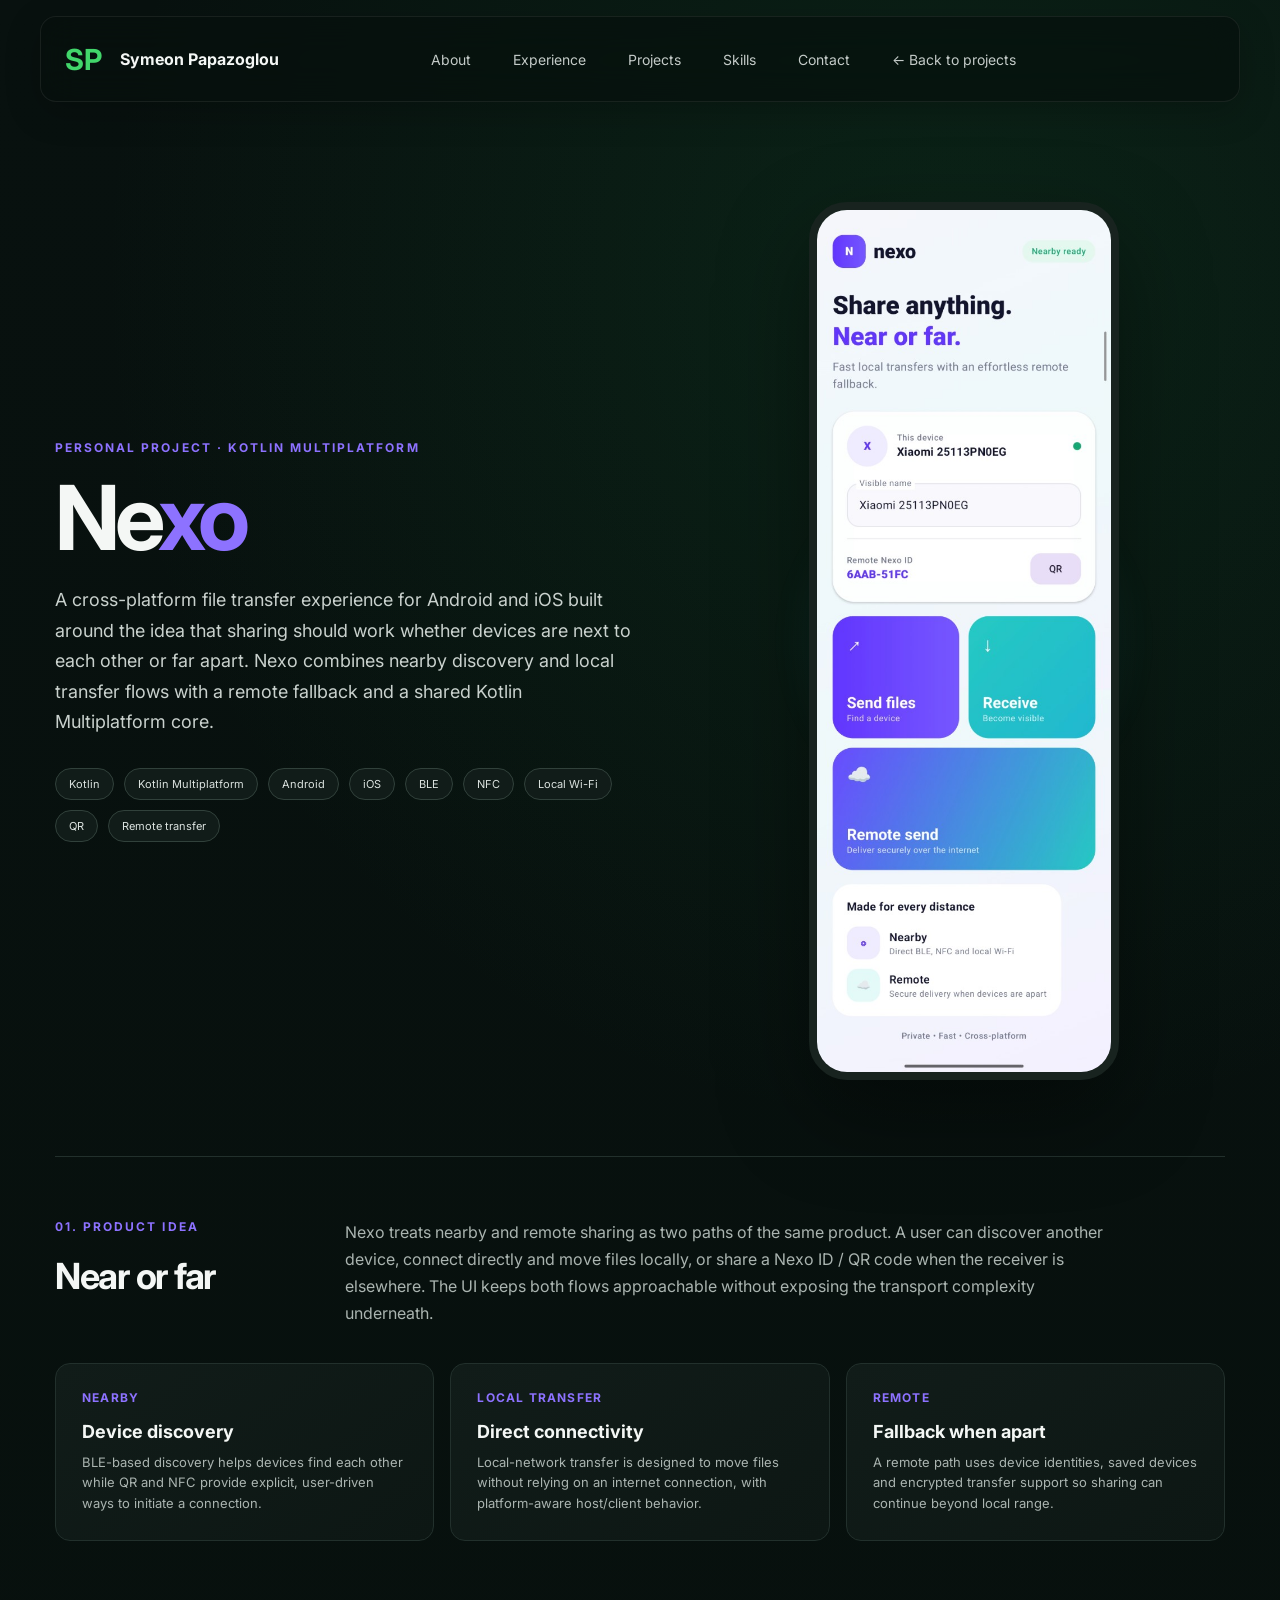
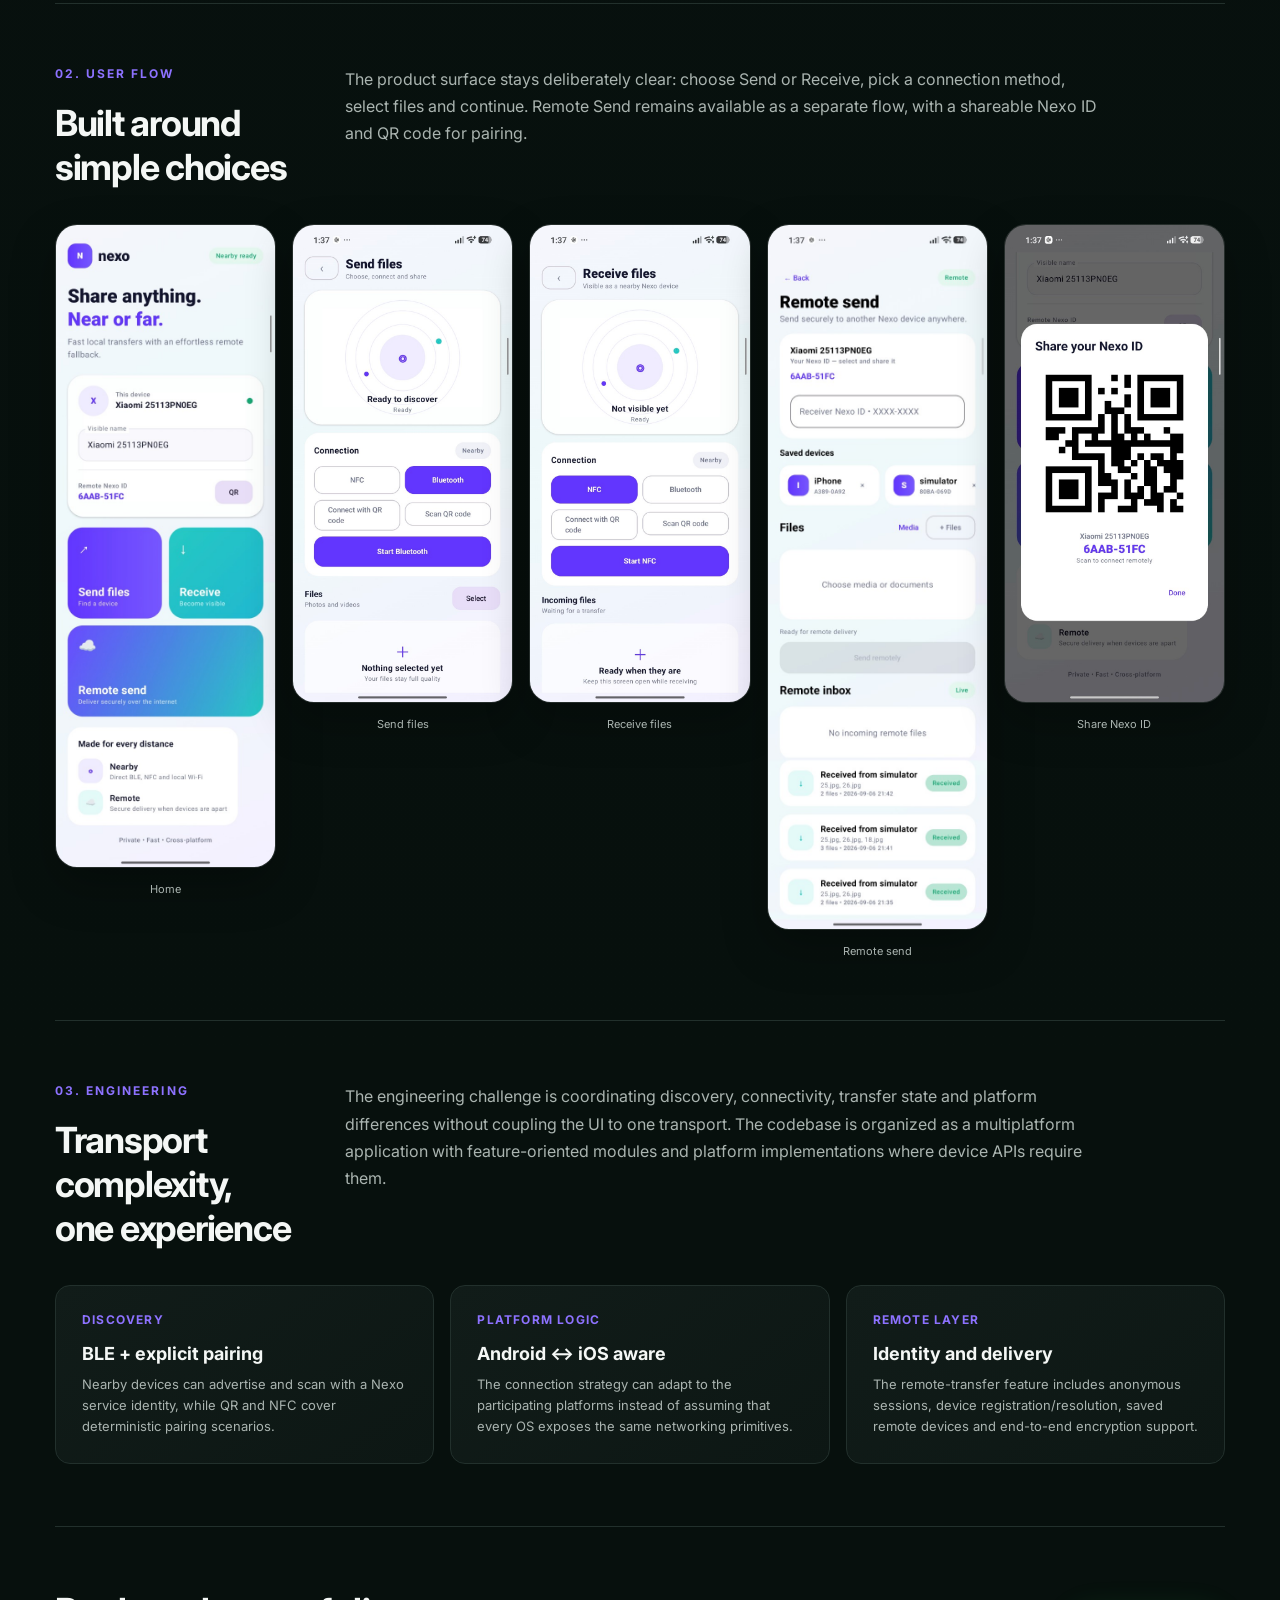
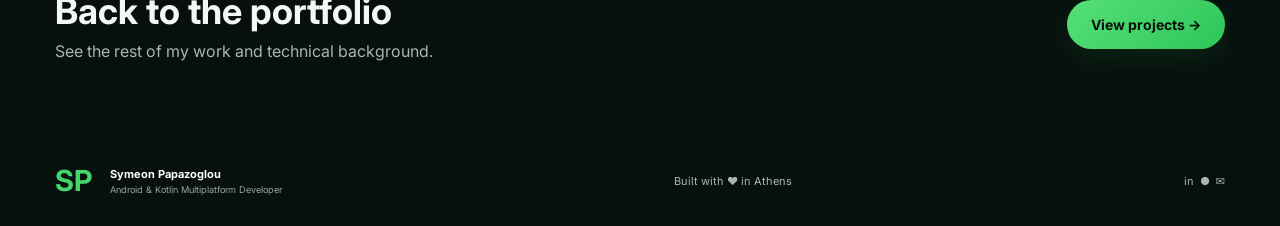
<file: nexo.html>
<!doctype html><html lang="en"><head><meta charset="utf-8"><meta content="width=device-width,initial-scale=1" name="viewport"><meta content="#07100d" name="theme-color"><title>Nexo — Symeon Papazoglou</title><link href="https://fonts.googleapis.com" rel="preconnect"><link crossorigin href="https://fonts.gstatic.com" rel="preconnect"><link href="https://fonts.googleapis.com/css2?family=Inter:wght@400;500;600;700;800&display=swap" rel="stylesheet"><link href="styles.css" rel="stylesheet"></head><body class="project-page nexo-page">
<header class="nav wrap"><a class="brand" href="index.html"><b>SP</b><span>Symeon Papazoglou</span></a><nav><a href="index.html#about">About</a><a href="index.html#experience">Experience</a><a href="index.html#projects">Projects</a><a href="index.html#skills">Skills</a><a href="index.html#contact">Contact</a></nav><a class="project-back" href="index.html#projects">← Back to projects</a></header>
<main class="project-main"><section class="project-hero wrap"><div><div class="project-kicker">PERSONAL PROJECT · KOTLIN MULTIPLATFORM</div><h1>Ne<em>xo</em></h1><p class="project-lead">A cross-platform file transfer experience for Android and iOS built around the idea that sharing should work whether devices are next to each other or far apart. Nexo combines nearby discovery and local transfer flows with a remote fallback and a shared Kotlin Multiplatform core.</p><div class="project-meta"><span>Kotlin</span><span>Kotlin Multiplatform</span><span>Android</span><span>iOS</span><span>BLE</span><span>NFC</span><span>Local Wi-Fi</span><span>QR</span><span>Remote transfer</span></div></div><div class="project-hero-art"><div class="phone-frame"><img alt="Nexo home screen" src="assets/projects/nexo/home.jpg"></div></div></section>
<section class="project-section wrap"><div class="project-section-head"><div><div class="project-kicker">01. PRODUCT IDEA</div><h2>Near or far</h2></div><p>Nexo treats nearby and remote sharing as two paths of the same product. A user can discover another device, connect directly and move files locally, or share a Nexo ID / QR code when the receiver is elsewhere. The UI keeps both flows approachable without exposing the transport complexity underneath.</p></div><div class="project-feature-grid"><article class="project-feature"><b>NEARBY</b><h3>Device discovery</h3><p>BLE-based discovery helps devices find each other while QR and NFC provide explicit, user-driven ways to initiate a connection.</p></article><article class="project-feature"><b>LOCAL TRANSFER</b><h3>Direct connectivity</h3><p>Local-network transfer is designed to move files without relying on an internet connection, with platform-aware host/client behavior.</p></article><article class="project-feature"><b>REMOTE</b><h3>Fallback when apart</h3><p>A remote path uses device identities, saved devices and encrypted transfer support so sharing can continue beyond local range.</p></article></div></section>
<section class="project-section wrap"><div class="project-section-head"><div><div class="project-kicker">02. USER FLOW</div><h2>Built around simple choices</h2></div><p>The product surface stays deliberately clear: choose Send or Receive, pick a connection method, select files and continue. Remote Send remains available as a separate flow, with a shareable Nexo ID and QR code for pairing.</p></div><div class="gallery"><figure><img alt="Nexo home screen" src="assets/projects/nexo/home.jpg"><figcaption>Home</figcaption></figure><figure><img alt="Nexo send files screen" src="assets/projects/nexo/send.jpg"><figcaption>Send files</figcaption></figure><figure><img alt="Nexo receive files screen" src="assets/projects/nexo/receive.jpg"><figcaption>Receive files</figcaption></figure><figure><img alt="Nexo remote send screen" src="assets/projects/nexo/remote.jpg"><figcaption>Remote send</figcaption></figure><figure><img alt="Nexo ID QR screen" src="assets/projects/nexo/qr.jpg"><figcaption>Share Nexo ID</figcaption></figure></div></section>
<section class="project-section wrap"><div class="project-section-head"><div><div class="project-kicker">03. ENGINEERING</div><h2>Transport complexity,<br>one experience</h2></div><p>The engineering challenge is coordinating discovery, connectivity, transfer state and platform differences without coupling the UI to one transport. The codebase is organized as a multiplatform application with feature-oriented modules and platform implementations where device APIs require them.</p></div><div class="project-feature-grid"><article class="project-feature"><b>DISCOVERY</b><h3>BLE + explicit pairing</h3><p>Nearby devices can advertise and scan with a Nexo service identity, while QR and NFC cover deterministic pairing scenarios.</p></article><article class="project-feature"><b>PLATFORM LOGIC</b><h3>Android ↔ iOS aware</h3><p>The connection strategy can adapt to the participating platforms instead of assuming that every OS exposes the same networking primitives.</p></article><article class="project-feature"><b>REMOTE LAYER</b><h3>Identity and delivery</h3><p>The remote-transfer feature includes anonymous sessions, device registration/resolution, saved remote devices and end-to-end encryption support.</p></article></div></section>
<section class="wrap project-cta"><div><h2>Back to the portfolio</h2><p>See the rest of my work and technical background.</p></div><div class="actions"><a class="pill primary" href="index.html#projects">View projects →</a></div></section></main>
<footer class="wrap footer"><div class="brand"><b>SP</b><span>Symeon Papazoglou<small>Android &amp; Kotlin Multiplatform Developer</small></span></div><span>Built with ♥ in Athens</span><div><a href="https://www.linkedin.com/in/symeon-papazoglou-49155b144">in</a>&nbsp;&nbsp;<a href="https://github.com/ppzglou">●</a>&nbsp;&nbsp;<a href="mailto:sppzglou@gmail.com">✉</a></div></footer></body></html>
</file>
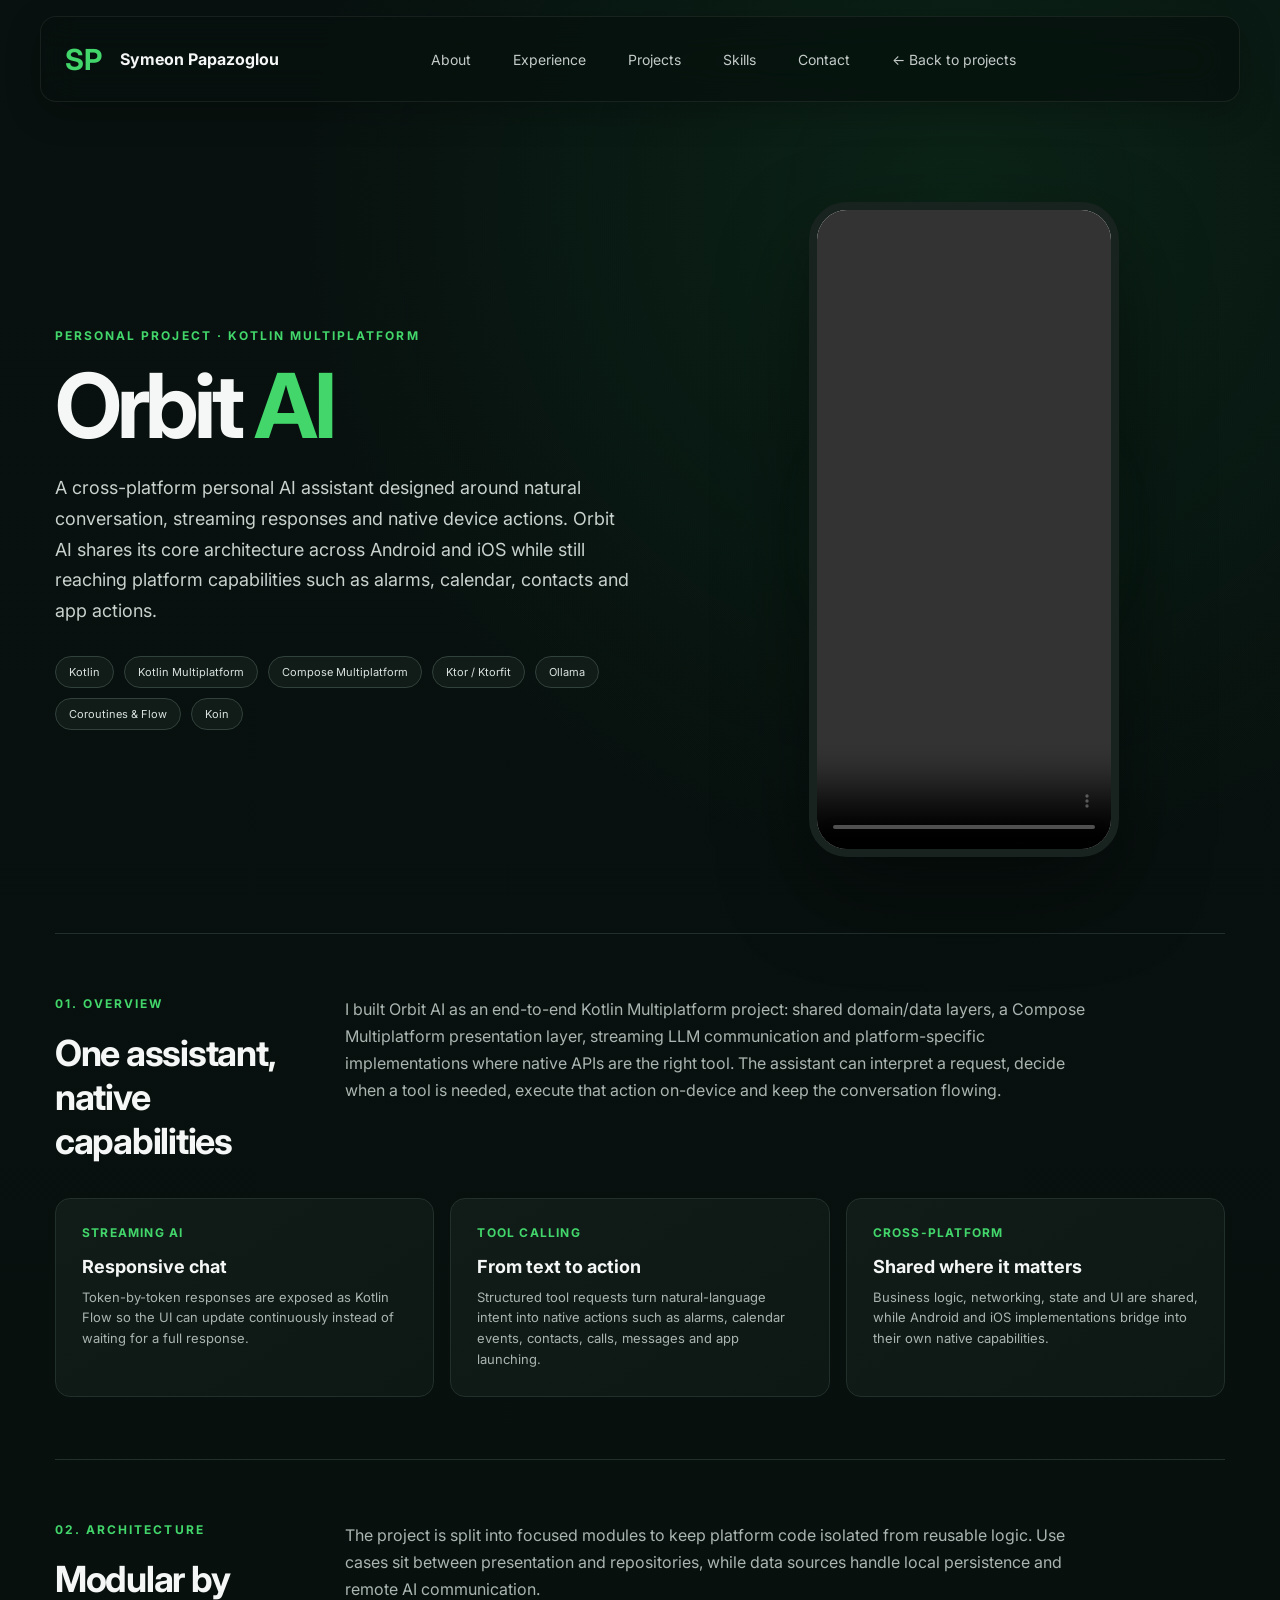
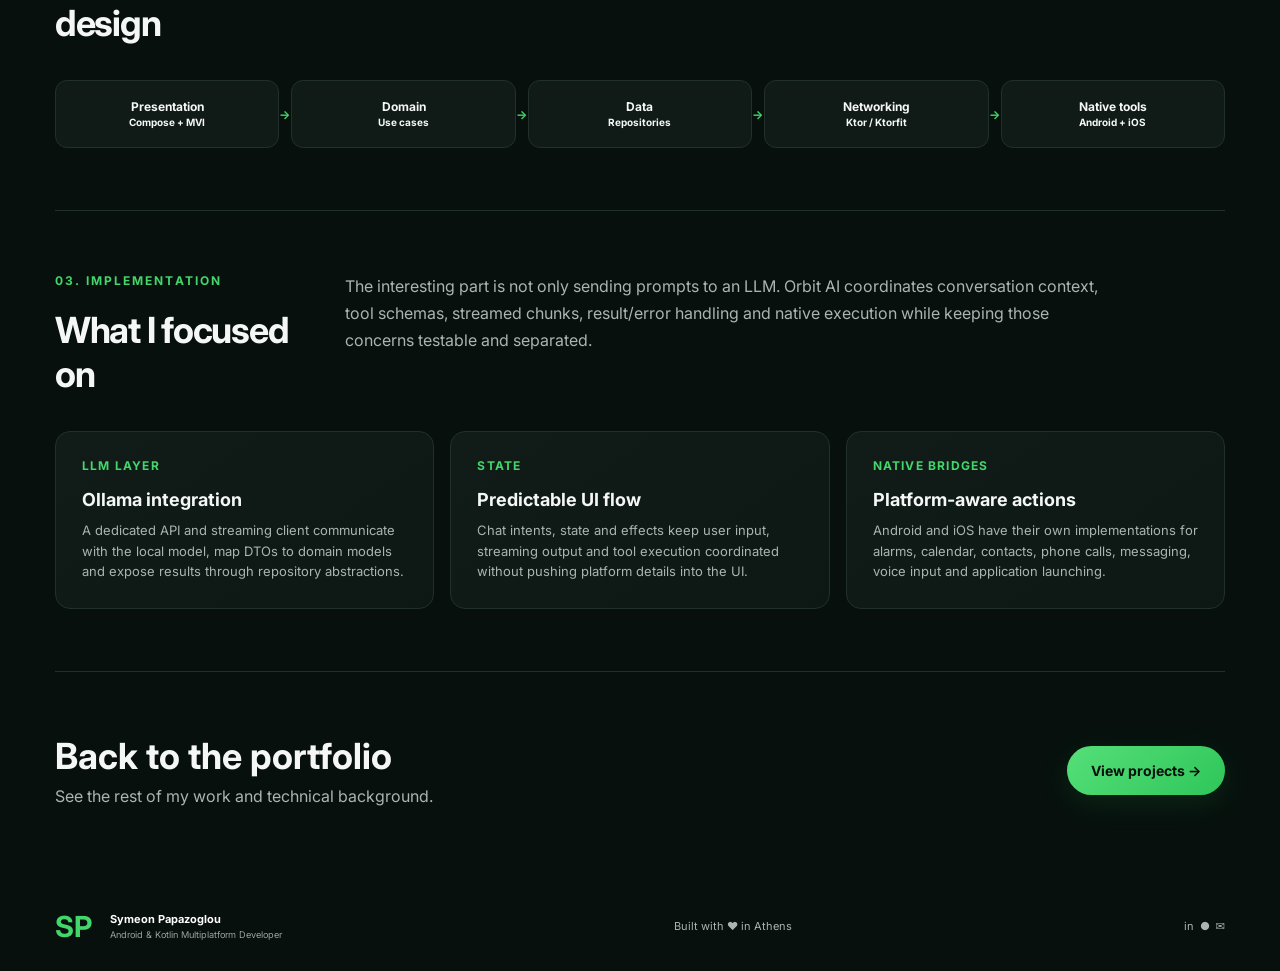
<file: orbit-ai.html>
<!doctype html><html lang="en"><head><meta charset="utf-8"><meta content="width=device-width,initial-scale=1" name="viewport"><meta content="#07100d" name="theme-color"><title>Orbit AI — Symeon Papazoglou</title><link href="https://fonts.googleapis.com" rel="preconnect"><link crossorigin href="https://fonts.gstatic.com" rel="preconnect"><link href="https://fonts.googleapis.com/css2?family=Inter:wght@400;500;600;700;800&display=swap" rel="stylesheet"><link href="styles.css" rel="stylesheet"></head><body class="project-page">
<header class="nav wrap"><a class="brand" href="index.html"><b>SP</b><span>Symeon Papazoglou</span></a><nav><a href="index.html#about">About</a><a href="index.html#experience">Experience</a><a href="index.html#projects">Projects</a><a href="index.html#skills">Skills</a><a href="index.html#contact">Contact</a></nav><a class="project-back" href="index.html#projects">← Back to projects</a></header>
<main class="project-main"><section class="project-hero wrap"><div><div class="project-kicker">PERSONAL PROJECT · KOTLIN MULTIPLATFORM</div><h1>Orbit <em>AI</em></h1><p class="project-lead">A cross-platform personal AI assistant designed around natural conversation, streaming responses and native device actions. Orbit AI shares its core architecture across Android and iOS while still reaching platform capabilities such as alarms, calendar, contacts and app actions.</p><div class="project-meta"><span>Kotlin</span><span>Kotlin Multiplatform</span><span>Compose Multiplatform</span><span>Ktor / Ktorfit</span><span>Ollama</span><span>Coroutines &amp; Flow</span><span>Koin</span></div></div><div class="project-hero-art"><div class="phone-frame"><video autoplay class="orbit-video" controls loop muted playsinline preload="metadata"><source src="assets/projects/orbit/demo.mp4" type="video/mp4">Orbit AI demo video</video></div></div></section>
<section class="project-section wrap"><div class="project-section-head"><div><div class="project-kicker">01. OVERVIEW</div><h2>One assistant,<br>native capabilities</h2></div><p>I built Orbit AI as an end-to-end Kotlin Multiplatform project: shared domain/data layers, a Compose Multiplatform presentation layer, streaming LLM communication and platform-specific implementations where native APIs are the right tool. The assistant can interpret a request, decide when a tool is needed, execute that action on-device and keep the conversation flowing.</p></div><div class="project-feature-grid"><article class="project-feature"><b>STREAMING AI</b><h3>Responsive chat</h3><p>Token-by-token responses are exposed as Kotlin Flow so the UI can update continuously instead of waiting for a full response.</p></article><article class="project-feature"><b>TOOL CALLING</b><h3>From text to action</h3><p>Structured tool requests turn natural-language intent into native actions such as alarms, calendar events, contacts, calls, messages and app launching.</p></article><article class="project-feature"><b>CROSS-PLATFORM</b><h3>Shared where it matters</h3><p>Business logic, networking, state and UI are shared, while Android and iOS implementations bridge into their own native capabilities.</p></article></div></section>
<section class="project-section wrap"><div class="project-section-head"><div><div class="project-kicker">02. ARCHITECTURE</div><h2>Modular by design</h2></div><p>The project is split into focused modules to keep platform code isolated from reusable logic. Use cases sit between presentation and repositories, while data sources handle local persistence and remote AI communication.</p></div><div class="architecture"><div>Presentation<br><small>Compose + MVI</small></div><div>Domain<br><small>Use cases</small></div><div>Data<br><small>Repositories</small></div><div>Networking<br><small>Ktor / Ktorfit</small></div><div>Native tools<br><small>Android + iOS</small></div></div></section>
<section class="project-section wrap"><div class="project-section-head"><div><div class="project-kicker">03. IMPLEMENTATION</div><h2>What I focused on</h2></div><p>The interesting part is not only sending prompts to an LLM. Orbit AI coordinates conversation context, tool schemas, streamed chunks, result/error handling and native execution while keeping those concerns testable and separated.</p></div><div class="project-feature-grid"><article class="project-feature"><b>LLM LAYER</b><h3>Ollama integration</h3><p>A dedicated API and streaming client communicate with the local model, map DTOs to domain models and expose results through repository abstractions.</p></article><article class="project-feature"><b>STATE</b><h3>Predictable UI flow</h3><p>Chat intents, state and effects keep user input, streaming output and tool execution coordinated without pushing platform details into the UI.</p></article><article class="project-feature"><b>NATIVE BRIDGES</b><h3>Platform-aware actions</h3><p>Android and iOS have their own implementations for alarms, calendar, contacts, phone calls, messaging, voice input and application launching.</p></article></div></section>
<section class="wrap project-cta"><div><h2>Back to the portfolio</h2><p>See the rest of my work and technical background.</p></div><div class="actions"><a class="pill primary" href="index.html#projects">View projects →</a></div></section></main>
<footer class="wrap footer"><div class="brand"><b>SP</b><span>Symeon Papazoglou<small>Android &amp; Kotlin Multiplatform Developer</small></span></div><span>Built with ♥ in Athens</span><div><a href="https://www.linkedin.com/in/symeon-papazoglou-49155b144">in</a>&nbsp;&nbsp;<a href="https://github.com/ppzglou">●</a>&nbsp;&nbsp;<a href="mailto:sppzglou@gmail.com">✉</a></div></footer></body></html>
</file>
<file: styles.css>
:root{--bg:#07100d;--panel:#101a17;--panel2:#131e1b;--line:#22302c;--text:#f4f7f5;--muted:#aab4b0;--green:#42d66b;--green2:#2ec95b;--max:1440px}*{box-sizing:border-box}html{scroll-behavior:smooth;background:var(--bg);overscroll-behavior:none}body{margin:0;min-height:100vh;overscroll-behavior:none;background:radial-gradient(circle at 74% 7%,rgba(24,111,58,.18),transparent 24%),linear-gradient(180deg,#08110f,#07100d 75%);color:var(--text);font-family:Inter,system-ui,sans-serif}.wrap{width:min(calc(100% - 110px),var(--max));margin:auto}a{color:inherit;text-decoration:none}.nav{height:86px;display:grid;grid-template-columns:1fr auto 1fr;align-items:center;gap:42px}.brand{display:flex;align-items:center;gap:18px;font-weight:700}.brand>b{font-size:29px;color:var(--green)}.nav nav{display:flex;gap:42px;color:#c4cbc8;font-size:14px}.nav>.pill{justify-self:end}.pill{display:inline-flex;align-items:center;justify-content:center;gap:30px;border-radius:999px;padding:16px 24px;font-size:14px;font-weight:700}.pill.primary{background:linear-gradient(135deg,#55df78,#2fc65a);color:#06100b;box-shadow:0 8px 30px rgba(48,203,91,.12)}.pill.secondary{background:#18231f;border:1px solid #27352f;color:#e9efec}.pill.small{padding:13px 22px}.hero{min-height:670px;display:grid;grid-template-columns:1.02fr .98fr;align-items:stretch;border-bottom:1px solid var(--line)}.hero-copy{padding:70px 0 58px;position:relative;z-index:2}.available{color:var(--green);font-size:13px;margin-bottom:27px}.hero h1{font-size:clamp(54px,5.5vw,84px);line-height:1.02;letter-spacing:-.052em;margin:0 0 22px}.hero h1 em{font-style:normal;color:var(--green)}.hero-copy>p{max-width:680px;color:#d3d9d6;font-size:17px;line-height:1.65}.actions{display:flex;gap:16px;margin:38px 0 34px}.socials{display:flex;gap:28px;align-items:center;flex-wrap:wrap;font-size:13px}.socials span{color:#c2cbc6}.portrait{position:relative;overflow:hidden;min-height:670px}.portrait:after{content:"";position:absolute;inset:auto 0 0;height:22%;background:linear-gradient(transparent,var(--bg));pointer-events:none}.portrait img{position:absolute;height:96%;width:auto;max-width:none;right:10%;bottom:-2%;z-index:2}.glow{position:absolute;width:80%;aspect-ratio:1;border-radius:50%;right:3%;top:6%;background:radial-gradient(circle,rgba(39,172,81,.35),rgba(14,79,43,.14) 45%,transparent 70%);filter:blur(10px)}.scribble{position:absolute;z-index:3;left:6%;top:28%;font:500 36px/1 Caveat,cursive;color:rgba(255,255,255,.38);transform:rotate(-8deg)}.scribble span{margin-left:15px}.scribble i{font-style:normal;margin-left:28px;color:rgba(72,219,104,.6)}.section{padding:34px 0 38px;border-bottom:1px solid var(--line)}.section.compact{padding-top:24px}.section-tag{font-size:12px;font-weight:700;letter-spacing:.17em;color:var(--green);margin-bottom:20px}.about-grid{display:grid;grid-template-columns:1fr 1fr;gap:70px}.section h2{font-size:38px;letter-spacing:-.035em;line-height:1.16;margin:0 0 24px}.body-copy{max-width:650px;color:#c0c8c4;font-size:15px;line-height:1.7}.feature-grid{display:grid;grid-template-columns:1fr 1fr;gap:14px}.feature-grid article{background:linear-gradient(145deg,var(--panel2),#0d1714);border:1px solid var(--line);border-radius:14px;padding:26px 28px;min-height:170px}.feature-icon{font-size:31px;color:var(--green);height:42px}.feature-icon.apple{color:white}.feature-icon.kmp{color:#ae67ff;font-weight:800}.feature-icon.code{font-weight:800}.feature-grid h3{font-size:17px;margin:14px 0 9px}.feature-grid p{color:var(--muted);font-size:13px;line-height:1.5;margin:0}.section-title-row{display:flex;align-items:center;justify-content:space-between;gap:25px}.section-title-row>p{color:var(--muted);font-size:14px}.tech-row{display:grid;grid-template-columns:repeat(10,1fr);gap:14px}.tech-row>div{min-height:112px;background:linear-gradient(145deg,#111c19,#0d1714);border:1px solid var(--line);border-radius:12px;display:flex;flex-direction:column;align-items:center;justify-content:center;gap:12px;text-align:center}.tech-row b{font-size:29px;color:var(--green)}.tech-row span{font-size:12px}.outline-pill{border:1px solid #34433e;border-radius:999px;padding:12px 19px;font-size:12px}.timeline{position:relative;margin-top:8px}.timeline:before{content:"";position:absolute;left:9px;top:16px;bottom:16px;width:1px;background:var(--green)}.timeline article{position:relative;display:grid;grid-template-columns:180px 330px 1fr;gap:20px;padding:15px 0 15px 40px;align-items:start}.timeline article:before{content:"";position:absolute;left:2px;top:22px;width:14px;height:14px;background:var(--green);border-radius:50%}.date{font-size:13px;color:#cbd3cf}.role h3{font-size:16px;margin:0 0 6px}.role b{font-size:12px;color:var(--green)}.timeline p{font-size:13px;line-height:1.55;color:var(--muted);margin:0}.project-grid{display:grid;grid-template-columns:1fr 1fr;gap:22px}.project-grid article{position:relative;display:grid;grid-template-columns:78px 1fr auto;gap:18px;align-items:center;background:linear-gradient(145deg,#111c19,#0d1714);border:1px solid var(--line);border-radius:14px;padding:20px 24px}.project-logo{width:58px;height:58px;border-radius:12px;display:grid;place-items:center;font-size:30px;font-weight:800;background:#14231d}.orbit{color:var(--green);border:6px solid var(--green);border-radius:50%}.nexo{color:#23b8e6}.project-grid h3{margin:0 0 5px;font-size:18px}.project-grid p{color:#c2cac6;font-size:12px;line-height:1.45;margin:0}.chips{display:flex;gap:7px;margin-top:10px;flex-wrap:wrap}.chips span{font-size:10px;padding:4px 10px;border-radius:999px;background:#26322e}.arrow{color:var(--green);font-size:20px}.footer{min-height:90px;display:flex;justify-content:space-between;align-items:center;color:#aab4b0;font-size:11px}.footer .brand span{display:flex;flex-direction:column;color:white}.footer small{color:#98a39e;font-weight:400;margin-top:3px}
@media(max-width:1000px){.wrap{width:min(calc(100% - 40px),var(--max))}.nav nav{display:none}.nav{grid-template-columns:1fr auto}.hero{grid-template-columns:1fr;}.portrait{min-height:560px}.about-grid{grid-template-columns:1fr}.tech-row{grid-template-columns:repeat(5,1fr)}.timeline article{grid-template-columns:150px 240px 1fr}.project-grid{grid-template-columns:1fr}}
@media(max-width:650px){.brand span{display:none}.hero-copy{padding-top:45px}.hero h1{font-size:48px}.portrait{min-height:470px}.portrait img{height:94%;right:-25%}.scribble{font-size:26px}.feature-grid{grid-template-columns:1fr}.tech-row{grid-template-columns:repeat(2,1fr)}.section-title-row{align-items:flex-start;flex-direction:column}.timeline article{grid-template-columns:1fr;gap:5px;padding-left:34px}.project-grid article{grid-template-columns:62px 1fr}.project-grid .arrow{display:none}.footer{gap:20px;flex-direction:column;justify-content:center;padding:25px 0}.actions{flex-direction:column;align-items:stretch}.socials{gap:15px}}

/* Fixed glass navigation */
.nav{position:fixed;top:0;left:50%;transform:translateX(-50%);z-index:1000;background:rgba(7,16,13,.72);-webkit-backdrop-filter:blur(18px) saturate(140%);backdrop-filter:blur(18px) saturate(140%);border-bottom:1px solid rgba(255,255,255,.07);box-shadow:0 10px 35px rgba(0,0,0,.22)}
.hero{padding-top:86px}
@supports not ((backdrop-filter:blur(1px)) or (-webkit-backdrop-filter:blur(1px))){.nav{background:rgba(7,16,13,.94)}}

/* Centered max-width floating glass navigation */
.nav.wrap{
  top:16px;
  width:calc(100% - 32px);
  max-width:1200px;
  margin:0;
  padding:0 24px;
  border:1px solid rgba(255,255,255,.07);
  border-radius:16px;
}
.hero{padding-top:102px}
@media(max-width:650px){
  .nav.wrap{top:10px;width:calc(100% - 20px);padding:0 16px;height:72px;border-radius:14px}
  .hero{padding-top:92px}
}

/* Official technology brand icons */
.feature-icon img{width:32px;height:32px;display:block;object-fit:contain}.tech-row b img{width:30px;height:30px;display:block;object-fit:contain}

/* Project links */
.project-grid .project-card{position:relative;display:grid;grid-template-columns:78px 1fr auto;gap:18px;align-items:center;background:linear-gradient(145deg,#111c19,#0d1714);border:1px solid var(--line);border-radius:14px;padding:20px 24px;transition:transform .2s ease,border-color .2s ease,background .2s ease}.project-grid .project-card:hover{transform:translateY(-3px);border-color:rgba(66,214,107,.42);background:linear-gradient(145deg,#14211d,#0f1916)}

/* Project detail pages */
.project-page{background:radial-gradient(circle at 75% 8%,rgba(24,111,58,.20),transparent 26%),linear-gradient(180deg,#08110f,#07100d 78%)}
.project-page .nav .project-back{color:#c4cbc8;font-size:14px}.project-main{padding-top:132px}.project-hero{display:grid;grid-template-columns:1.05fr .95fr;gap:70px;align-items:center;padding:70px 0 76px;border-bottom:1px solid var(--line)}.project-kicker{font-size:12px;font-weight:700;letter-spacing:.17em;color:var(--green);margin-bottom:20px}.project-hero h1{font-size:clamp(54px,7vw,94px);letter-spacing:-.055em;line-height:.95;margin:0 0 25px}.project-hero h1 em{font-style:normal;color:var(--green)}.project-lead{font-size:18px;line-height:1.7;color:#c9d1cd;max-width:720px}.project-meta{display:flex;gap:10px;flex-wrap:wrap;margin-top:30px}.project-meta span{border:1px solid #31413b;background:#111c19;border-radius:999px;padding:8px 13px;font-size:11px;color:#dbe2df}.project-hero-art{min-height:520px;display:flex;justify-content:center;align-items:center;position:relative}.project-hero-art:before{content:"";position:absolute;width:72%;aspect-ratio:1;border-radius:50%;background:radial-gradient(circle,rgba(66,214,107,.24),rgba(66,214,107,.04) 48%,transparent 70%);filter:blur(8px)}.phone-frame{position:relative;z-index:2;width:min(310px,80%);border-radius:38px;overflow:hidden;border:8px solid #18231f;box-shadow:0 35px 90px rgba(0,0,0,.42)}.phone-frame img,.phone-frame video{width:100%;display:block}.orbit-video{background:#fff;aspect-ratio:884/1920;object-fit:cover}.project-section{padding:62px 0;border-bottom:1px solid var(--line)}.project-section-head{display:grid;grid-template-columns:240px 1fr;gap:50px;margin-bottom:35px}.project-section h2{font-size:36px;letter-spacing:-.035em;margin:0}.project-section-head p{max-width:760px;color:var(--muted);line-height:1.7;margin:0}.project-feature-grid{display:grid;grid-template-columns:repeat(3,1fr);gap:16px}.project-feature{background:linear-gradient(145deg,#111c19,#0d1714);border:1px solid var(--line);border-radius:15px;padding:26px;min-height:178px}.project-feature b{display:block;color:var(--green);font-size:12px;letter-spacing:.1em;margin-bottom:16px}.project-feature h3{font-size:18px;margin:0 0 10px}.project-feature p{color:var(--muted);font-size:13px;line-height:1.6;margin:0}.architecture{display:grid;grid-template-columns:repeat(5,1fr);gap:12px}.architecture div{position:relative;text-align:center;padding:18px 12px;background:#101a17;border:1px solid var(--line);border-radius:12px;font-size:12px;font-weight:700}.architecture div:not(:last-child):after{content:"→";position:absolute;right:-12px;top:50%;transform:translateY(-50%);color:var(--green);z-index:2}.gallery{display:grid;grid-template-columns:repeat(5,1fr);gap:16px;align-items:start}.gallery figure{margin:0}.gallery img{width:100%;border-radius:22px;border:1px solid rgba(255,255,255,.12);box-shadow:0 18px 45px rgba(0,0,0,.28)}.gallery figcaption{font-size:11px;color:var(--muted);text-align:center;margin-top:10px}.project-cta{display:flex;justify-content:space-between;gap:30px;align-items:center;padding:62px 0 75px}.project-cta h2{margin:0;font-size:36px}.project-cta p{color:var(--muted);margin:8px 0 0}.project-cta .actions{margin:0}.nexo-accent{color:#7a58ff}.project-logo.nexo{color:#fff;background:linear-gradient(145deg,#7847ff,#5d35ef);border-radius:15px}.nexo-page .project-kicker,.nexo-page .project-feature b{color:#8d72ff}.nexo-page .project-hero h1 em{color:#8d72ff}.nexo-page .project-hero-art:before{background:radial-gradient(circle,rgba(125,87,255,.28),rgba(34,193,201,.08) 45%,transparent 70%)}
@media(max-width:1000px){.project-hero{grid-template-columns:1fr;gap:24px}.project-hero-art{min-height:460px}.project-feature-grid{grid-template-columns:1fr 1fr}.architecture{grid-template-columns:1fr}.architecture div:not(:last-child):after{content:"↓";right:50%;top:auto;bottom:-15px;transform:translateX(50%)}.gallery{grid-template-columns:repeat(3,1fr)}.project-section-head{grid-template-columns:1fr;gap:14px}}
@media(max-width:650px){.project-main{padding-top:100px}.project-hero{padding-top:40px}.project-hero h1{font-size:56px}.project-feature-grid{grid-template-columns:1fr}.gallery{grid-template-columns:1fr 1fr}.project-cta{align-items:flex-start;flex-direction:column}.project-page .nav .brand span{display:flex}.project-page .nav nav{display:none}.project-page .nav>.pill{display:none}.project-page .nav{grid-template-columns:1fr auto}.project-grid .project-card{grid-template-columns:62px 1fr}.project-grid .project-card .arrow{display:none}}
</file>
